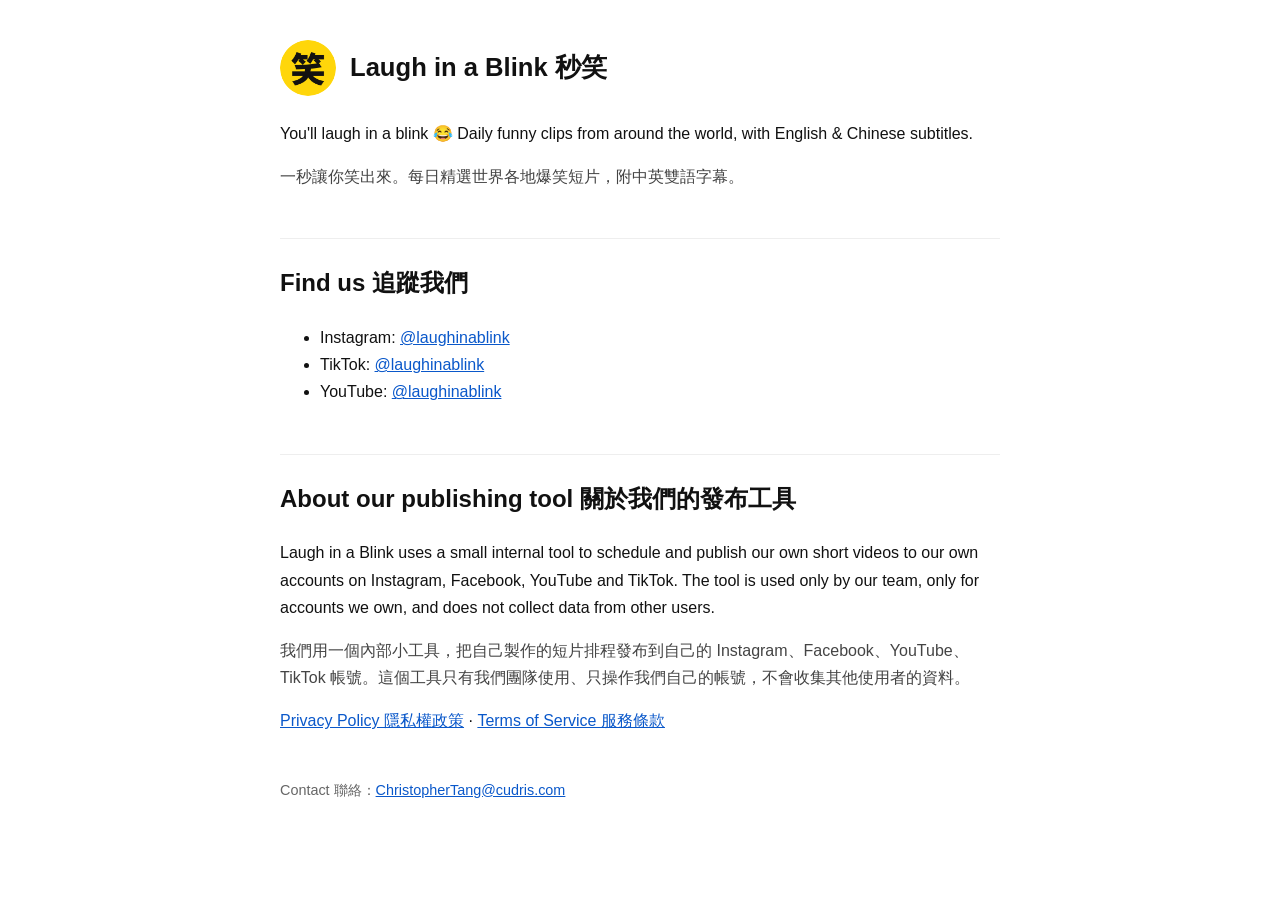
<file: index.html>
<!doctype html><html lang="en"><head><meta charset="utf-8"><meta name="viewport" content="width=device-width,initial-scale=1">
<title>Laugh in a Blink 秒笑</title><link rel="stylesheet" href="style.css"></head><body>
<header><img src="logo.png" alt="Laugh in a Blink logo"><h1>Laugh in a Blink 秒笑</h1></header>
<p>You'll laugh in a blink 😂 Daily funny clips from around the world, with English &amp; Chinese subtitles.</p>
<p class="zh">一秒讓你笑出來。每日精選世界各地爆笑短片，附中英雙語字幕。</p>
<h2>Find us 追蹤我們</h2>
<ul>
<li>Instagram: <a href="https://www.instagram.com/laughinablink">@laughinablink</a></li>
<li>TikTok: <a href="https://www.tiktok.com/@laughinablink">@laughinablink</a></li>
<li>YouTube: <a href="https://www.youtube.com/@laughinablink">@laughinablink</a></li>
</ul>
<h2>About our publishing tool 關於我們的發布工具</h2>
<p>Laugh in a Blink uses a small internal tool to schedule and publish our own short videos to our own accounts on Instagram, Facebook, YouTube and TikTok. The tool is used only by our team, only for accounts we own, and does not collect data from other users.</p>
<p class="zh">我們用一個內部小工具，把自己製作的短片排程發布到自己的 Instagram、Facebook、YouTube、TikTok 帳號。這個工具只有我們團隊使用、只操作我們自己的帳號，不會收集其他使用者的資料。</p>
<p><a href="privacy.html">Privacy Policy 隱私權政策</a> · <a href="terms.html">Terms of Service 服務條款</a></p>
<footer>Contact 聯絡：<a href="mailto:ChristopherTang@cudris.com">ChristopherTang@cudris.com</a></footer>
</body></html>
</file>
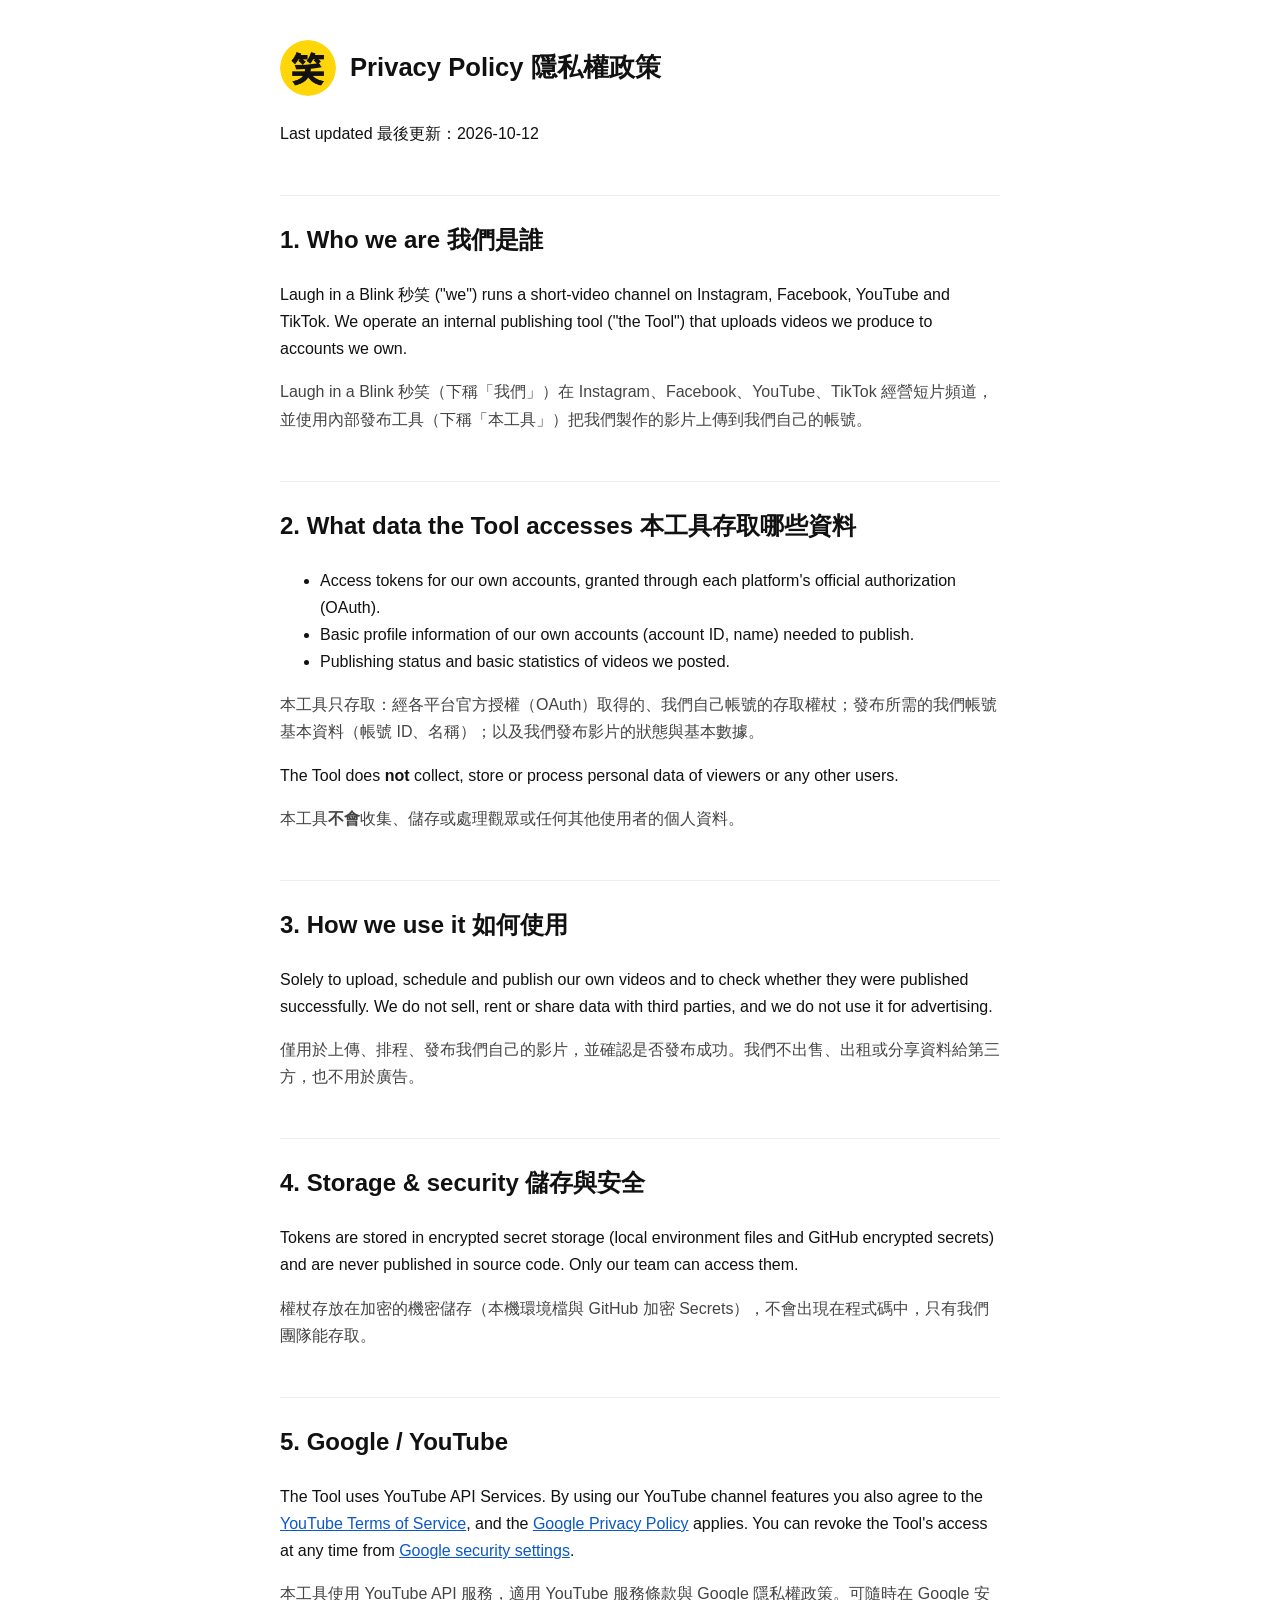
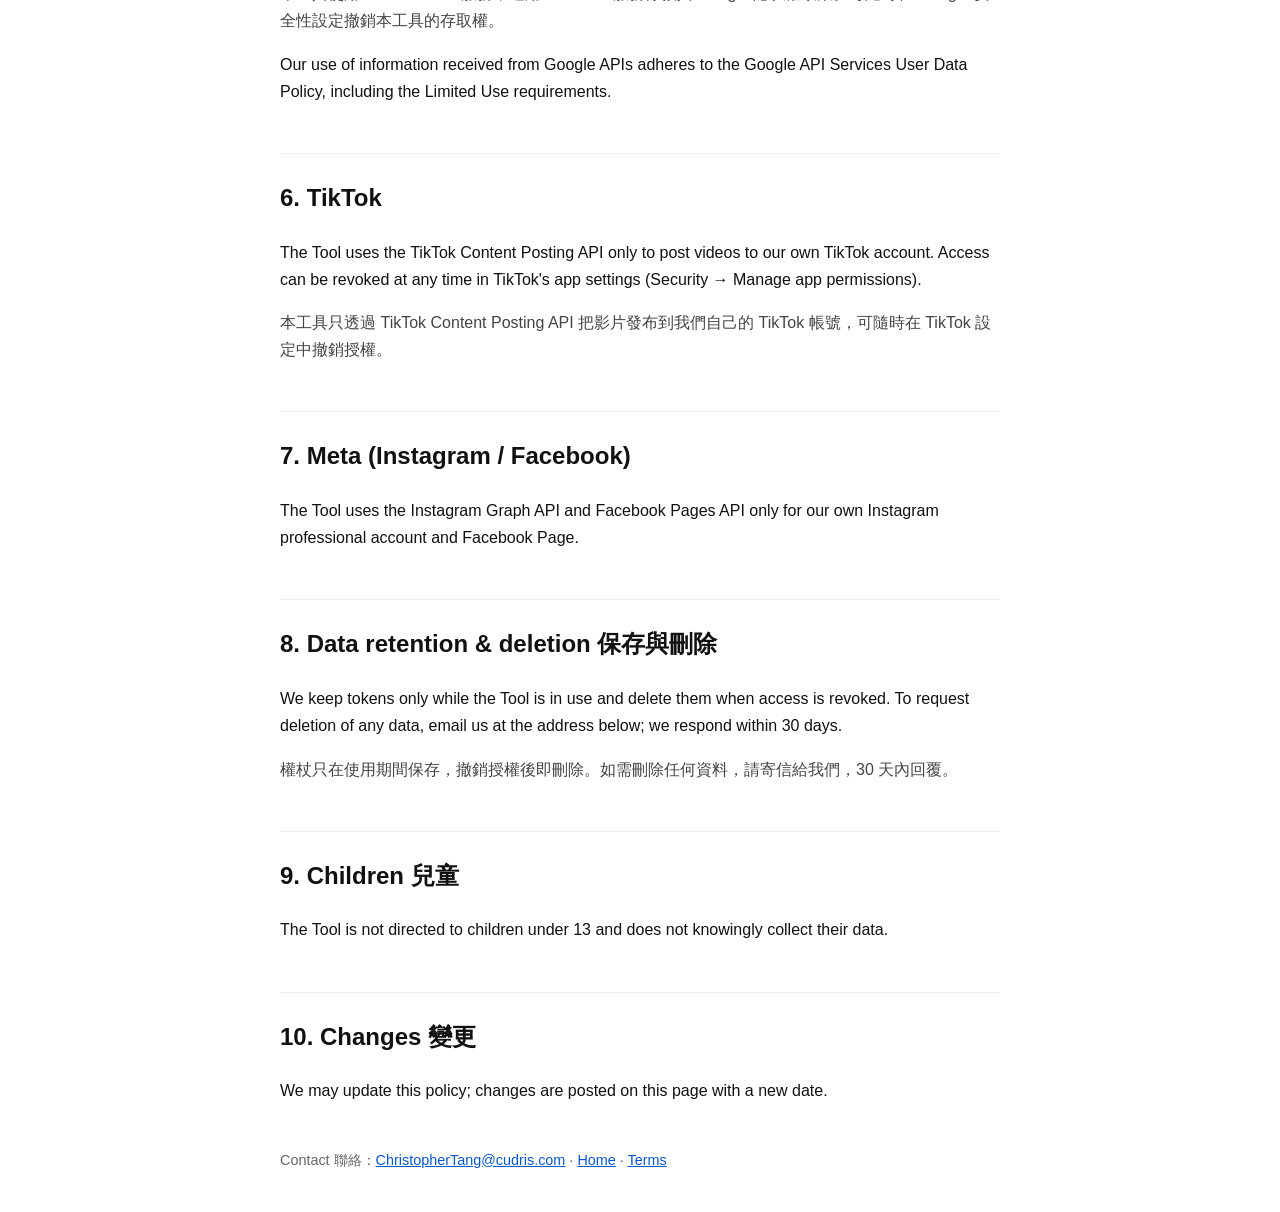
<file: privacy.html>
<!doctype html><html lang="en"><head><meta charset="utf-8"><meta name="viewport" content="width=device-width,initial-scale=1">
<title>Privacy Policy 隱私權政策 – Laugh in a Blink</title><link rel="stylesheet" href="style.css"></head><body>
<header><img src="logo.png" alt=""><h1>Privacy Policy 隱私權政策</h1></header>
<p>Last updated 最後更新：2026-10-12</p>

<h2>1. Who we are 我們是誰</h2>
<p>Laugh in a Blink 秒笑 ("we") runs a short-video channel on Instagram, Facebook, YouTube and TikTok. We operate an internal publishing tool ("the Tool") that uploads videos we produce to accounts we own.</p>
<p class="zh">Laugh in a Blink 秒笑（下稱「我們」）在 Instagram、Facebook、YouTube、TikTok 經營短片頻道，並使用內部發布工具（下稱「本工具」）把我們製作的影片上傳到我們自己的帳號。</p>

<h2>2. What data the Tool accesses 本工具存取哪些資料</h2>
<ul>
<li>Access tokens for our own accounts, granted through each platform's official authorization (OAuth).</li>
<li>Basic profile information of our own accounts (account ID, name) needed to publish.</li>
<li>Publishing status and basic statistics of videos we posted.</li>
</ul>
<p class="zh">本工具只存取：經各平台官方授權（OAuth）取得的、我們自己帳號的存取權杖；發布所需的我們帳號基本資料（帳號 ID、名稱）；以及我們發布影片的狀態與基本數據。</p>
<p>The Tool does <b>not</b> collect, store or process personal data of viewers or any other users.</p>
<p class="zh">本工具<b>不會</b>收集、儲存或處理觀眾或任何其他使用者的個人資料。</p>

<h2>3. How we use it 如何使用</h2>
<p>Solely to upload, schedule and publish our own videos and to check whether they were published successfully. We do not sell, rent or share data with third parties, and we do not use it for advertising.</p>
<p class="zh">僅用於上傳、排程、發布我們自己的影片，並確認是否發布成功。我們不出售、出租或分享資料給第三方，也不用於廣告。</p>

<h2>4. Storage &amp; security 儲存與安全</h2>
<p>Tokens are stored in encrypted secret storage (local environment files and GitHub encrypted secrets) and are never published in source code. Only our team can access them.</p>
<p class="zh">權杖存放在加密的機密儲存（本機環境檔與 GitHub 加密 Secrets），不會出現在程式碼中，只有我們團隊能存取。</p>

<h2>5. Google / YouTube</h2>
<p>The Tool uses YouTube API Services. By using our YouTube channel features you also agree to the <a href="https://www.youtube.com/t/terms">YouTube Terms of Service</a>, and the <a href="https://policies.google.com/privacy">Google Privacy Policy</a> applies. You can revoke the Tool's access at any time from <a href="https://myaccount.google.com/permissions">Google security settings</a>.</p>
<p class="zh">本工具使用 YouTube API 服務，適用 YouTube 服務條款與 Google 隱私權政策。可隨時在 Google 安全性設定撤銷本工具的存取權。</p>
<p>Our use of information received from Google APIs adheres to the Google API Services User Data Policy, including the Limited Use requirements.</p>

<h2>6. TikTok</h2>
<p>The Tool uses the TikTok Content Posting API only to post videos to our own TikTok account. Access can be revoked at any time in TikTok's app settings (Security → Manage app permissions).</p>
<p class="zh">本工具只透過 TikTok Content Posting API 把影片發布到我們自己的 TikTok 帳號，可隨時在 TikTok 設定中撤銷授權。</p>

<h2>7. Meta (Instagram / Facebook)</h2>
<p>The Tool uses the Instagram Graph API and Facebook Pages API only for our own Instagram professional account and Facebook Page.</p>

<h2>8. Data retention &amp; deletion 保存與刪除</h2>
<p>We keep tokens only while the Tool is in use and delete them when access is revoked. To request deletion of any data, email us at the address below; we respond within 30 days.</p>
<p class="zh">權杖只在使用期間保存，撤銷授權後即刪除。如需刪除任何資料，請寄信給我們，30 天內回覆。</p>

<h2>9. Children 兒童</h2>
<p>The Tool is not directed to children under 13 and does not knowingly collect their data.</p>

<h2>10. Changes 變更</h2>
<p>We may update this policy; changes are posted on this page with a new date.</p>

<footer>Contact 聯絡：<a href="mailto:ChristopherTang@cudris.com">ChristopherTang@cudris.com</a> · <a href="index.html">Home</a> · <a href="terms.html">Terms</a></footer>
</body></html>
</file>
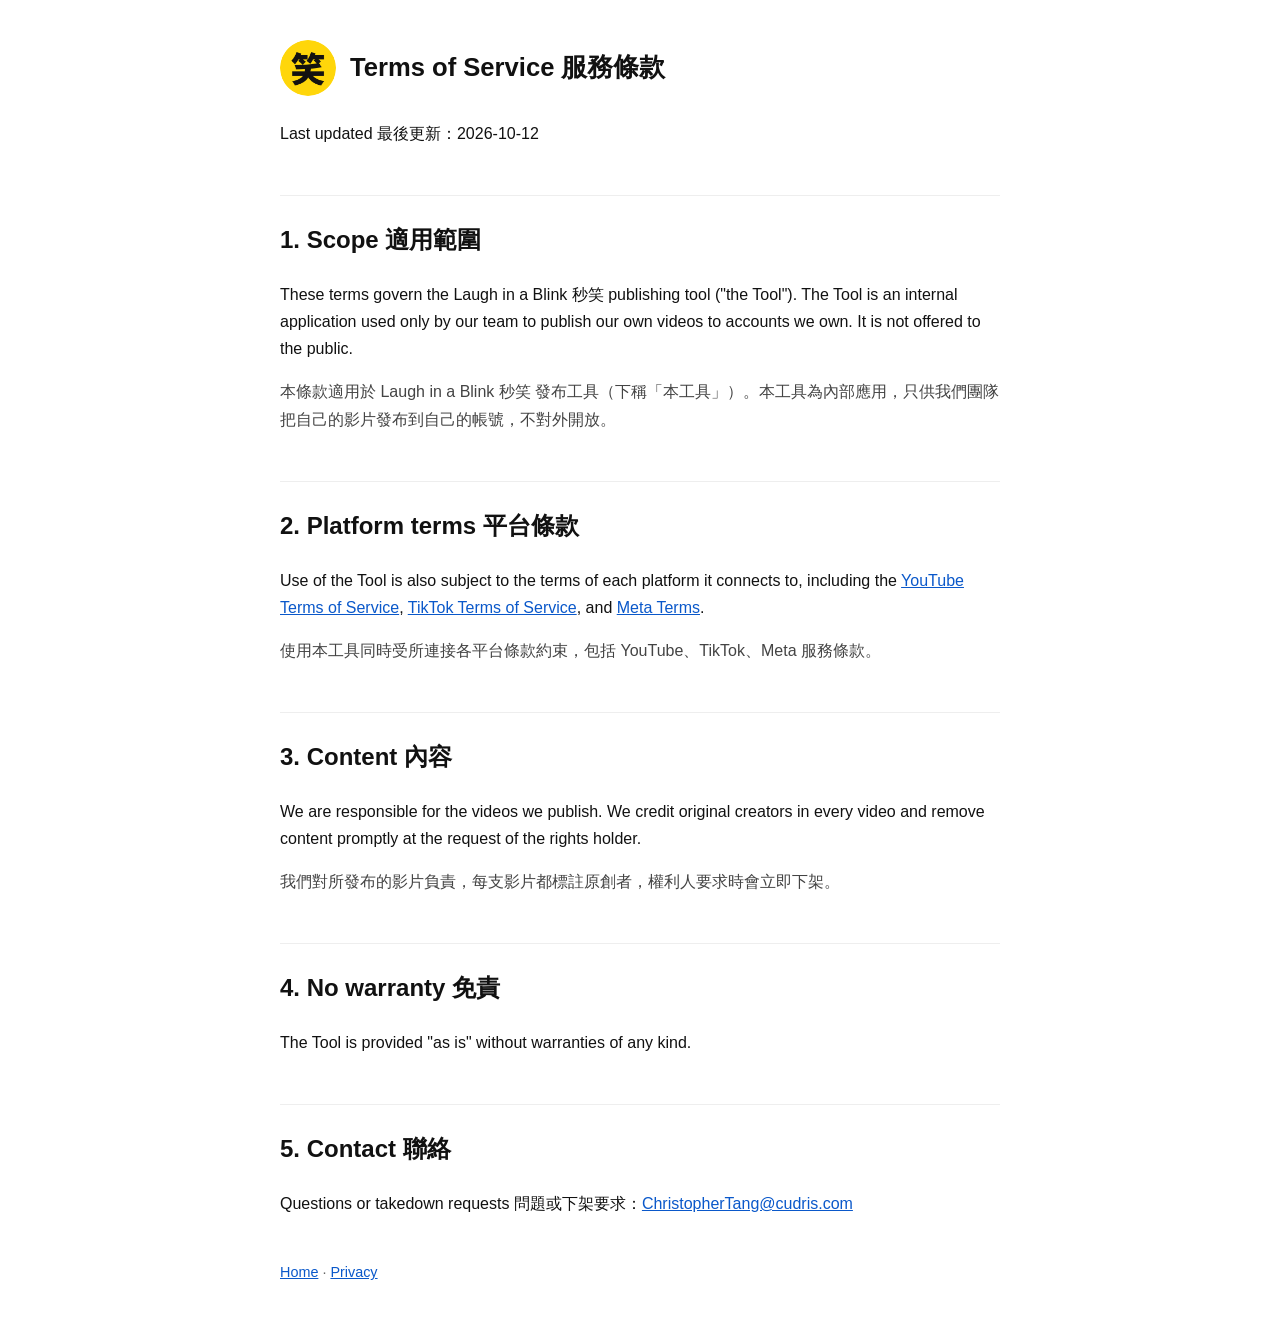
<file: terms.html>
<!doctype html><html lang="en"><head><meta charset="utf-8"><meta name="viewport" content="width=device-width,initial-scale=1">
<title>Terms of Service 服務條款 – Laugh in a Blink</title><link rel="stylesheet" href="style.css"></head><body>
<header><img src="logo.png" alt=""><h1>Terms of Service 服務條款</h1></header>
<p>Last updated 最後更新：2026-10-12</p>

<h2>1. Scope 適用範圍</h2>
<p>These terms govern the Laugh in a Blink 秒笑 publishing tool ("the Tool"). The Tool is an internal application used only by our team to publish our own videos to accounts we own. It is not offered to the public.</p>
<p class="zh">本條款適用於 Laugh in a Blink 秒笑 發布工具（下稱「本工具」）。本工具為內部應用，只供我們團隊把自己的影片發布到自己的帳號，不對外開放。</p>

<h2>2. Platform terms 平台條款</h2>
<p>Use of the Tool is also subject to the terms of each platform it connects to, including the <a href="https://www.youtube.com/t/terms">YouTube Terms of Service</a>, <a href="https://www.tiktok.com/legal/terms-of-service">TikTok Terms of Service</a>, and <a href="https://www.facebook.com/terms">Meta Terms</a>.</p>
<p class="zh">使用本工具同時受所連接各平台條款約束，包括 YouTube、TikTok、Meta 服務條款。</p>

<h2>3. Content 內容</h2>
<p>We are responsible for the videos we publish. We credit original creators in every video and remove content promptly at the request of the rights holder.</p>
<p class="zh">我們對所發布的影片負責，每支影片都標註原創者，權利人要求時會立即下架。</p>

<h2>4. No warranty 免責</h2>
<p>The Tool is provided "as is" without warranties of any kind.</p>

<h2>5. Contact 聯絡</h2>
<p>Questions or takedown requests 問題或下架要求：<a href="mailto:ChristopherTang@cudris.com">ChristopherTang@cudris.com</a></p>

<footer><a href="index.html">Home</a> · <a href="privacy.html">Privacy</a></footer>
</body></html>
</file>
<file: style.css>
body{font-family:-apple-system,"PingFang TC","Noto Sans TC",sans-serif;max-width:720px;margin:40px auto;padding:0 20px;line-height:1.7;color:#111}
header{display:flex;align-items:center;gap:14px;margin-bottom:24px}
header img{width:56px;height:56px;border-radius:50%}
h1{font-size:1.6em;margin:0}h2{margin-top:2em;border-top:1px solid #eee;padding-top:1em}
.zh{color:#444}a{color:#0a58ca}footer{margin-top:3em;font-size:.9em;color:#666}
</file>
